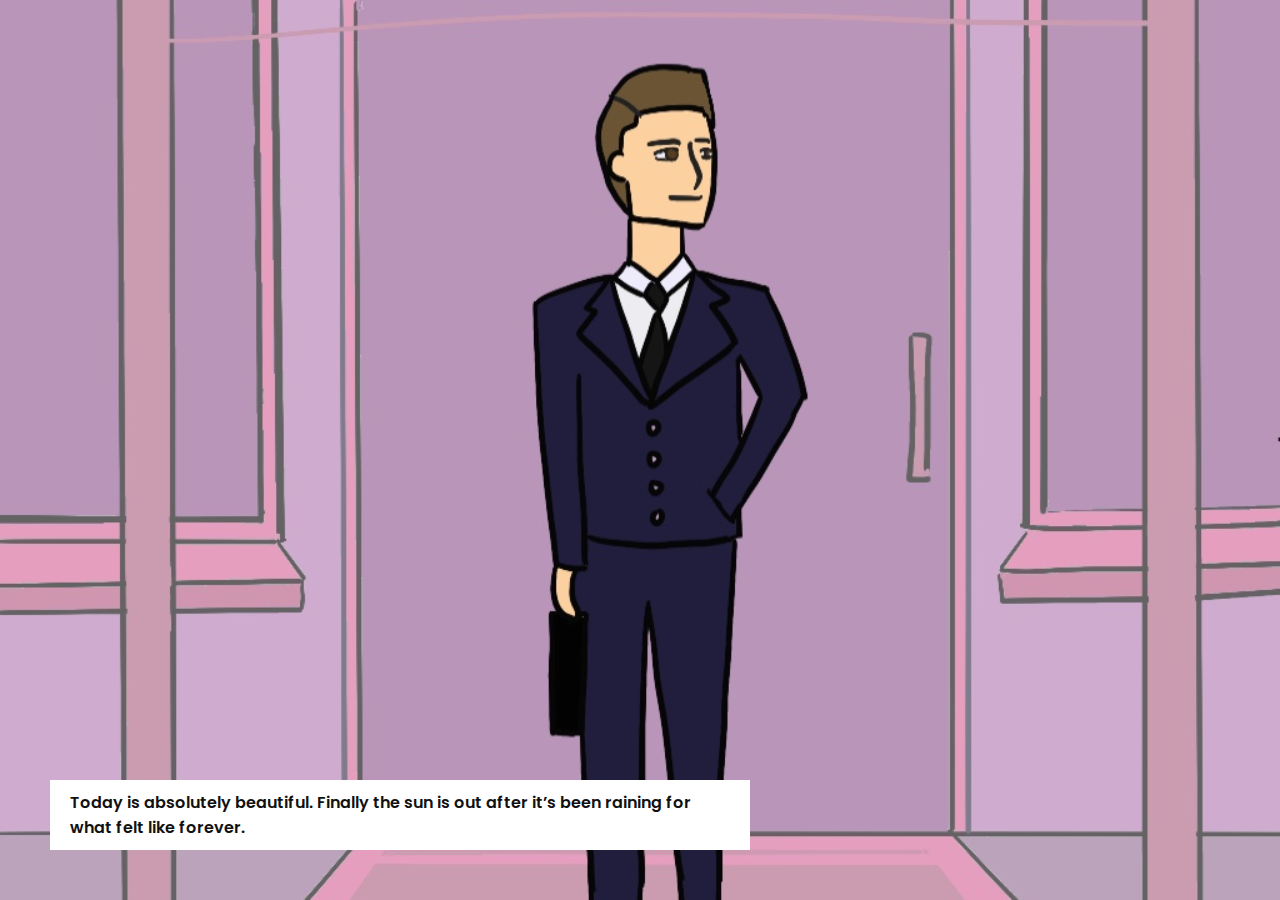
<file: Adrian.html>
<!DOCTYPE html>
<html lang="en">
<head>
    <meta charset="UTF-8">
    <title>A day in the life of Adrian</title>
    <link rel="stylesheet" href="adrian.css">
</head>
<body>
    <div class="container">
        <div class="section">
            <div class="content">
                <h2>Today is absolutely beautiful. Finally the sun is out after it’s been raining for what felt like forever. </h2>
            </div>
        </div>
        <div class="section">
            <div class="middle">
                <h2>I’m looking good, I’m looking fresh, it’s going to be a phenomenal day. I’m finally going to be finalizing the deal with the investors, which is going to triple our business capital. I can finally prove to my Dad that I also have savvy business skills.   </h2>

            </div>
        </div>
        <div class="section">
            <div class="content">
                <h2>I can see her sitting next to the window inside the coffee shop. She always knows how to dress to impress. She catches my eye every morning on my way to work. </h2>

            </div>
        </div>
        <div class="section">
            <div class="middle">
                <h2>No matter the type of morning I am having, she always brightens my day. I see her shuffling through her papers, completely zoned in her work. What could she be working on? I wonder if she is a lawyer, writer, or perhaps a consultant. I’ve been trying to build up the nerve to talk to her. </h2>
            </div>
        </div>
        <div class="section">
            <div class="leftCenter">
                <h2>Suddenly, I catch a glance from her and she smiles at me. I smile back and she goes back to her work. I’m not waiting another day for the right moment to talk to her. </h2>
            </div>
        </div>
        <div class="section">
            <div class="content">
                <h2>I walk into the coffee shop. Nonchalantly looking for an empty seat, hopefully near her. She’s sitting at a large table with a few extra seats. Luckily, most of the tables are occupied, so it won’t come across too weird if I ask to sit at her table.</h2>
            </div>
        </div>
        <div class="section">
            <div class="middle">
                <h2>I walk up and politely ask, “Is this seat taken?” She looks up, smiles and says, “No, it’s not. You’re welcome to sit here.” I smile back and take a seat. </h2>
            </div>
        </div>
        <div class="section">
            <div class="content">
                <h2>“Beautiful day, huh?”</h2>
            </div>
        </div>
        <div class="section">
            <div class="content">
                <h2>“Yeah it’s absolutely gorgeous today,” she beams. </h2>
            </div>
        </div>
        <div class="section">
            <div class="content">
                <h2>“Any plans for today?” I ask, trying to make conversation.
                </h2>
            </div>
        </div>
        <div class="section">
            <div class="middle">
                <h2>Her eyes dimmed. “It’s my father’s death anniversary today so I will be commemorating that today," she says with a small smile. </h2>
            </div>
        </div>
        <div class="section">
            <div class="content">
                <h2>She gets up and leaves.</h2>
            </div>
        </div>
        <div class="section">
            <div class="middle">
                <h2>Later that day, I turn on the television and see that there has been a major accident on fifth avenue.
                </h2>
            </div>
        </div>
        <div class="section">
            <div class="content">
                <h2>*Ring* *Ring*</h2>
            </div>
        </div>
        <div class="section">
            <div class="middle">
                <h2>I pick up the call and hear, “Hello?”
                    “Hi Is this Adrian Emerson? This is Officer Golding calling from the New York Police Department.”
                </h2>
                <p><a href="index.html" class="hero-btn">Homepage</a>
                </p>
            </div>
        </div>
    </div>

</body>
</html>
</file>
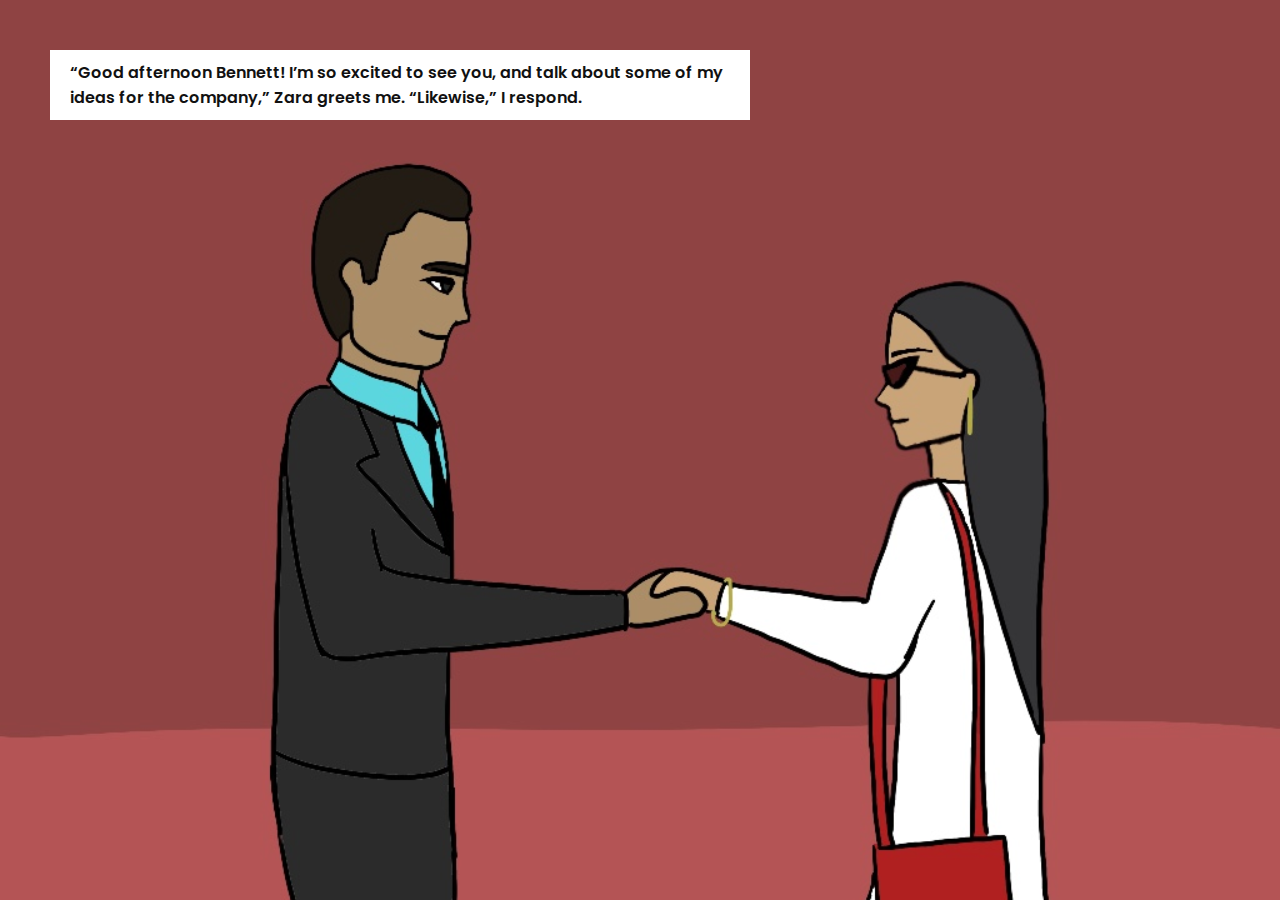
<file: Bennett.html>
<!DOCTYPE html>
<html lang="en">
<head>
    <meta charset="UTF-8">
    <title>A day in the life of Bennet</title>
    <link rel="stylesheet" href="bennett.css">
</head>
<body>
    <div class="container">
        <div class="section">
            <div class="middle">
                <h2>“Good afternoon Bennett! I’m so excited to see you, and talk about some of my ideas for the company,” Zara greets me.
                    “Likewise,” I respond.
                </h2>
            </div>
        </div>
        <div class="section">
            <div class="leftCenter">
                <h2>“I’m looking forward to hearing your marketing proposal.”</h2>
            </div>
        </div>
        <div class="section">
            <div class="content">
                <h2>“Hello! Please make yourself comfortable and help yourselves to water and mint,” says uber driver.
                </h2>
            </div>
        </div>
        <div class="section">
            <div class="leftCenter">
                <h2>“Thank you,” I responded.

                    *unwraps mint*
                </h2>
            </div>
        </div>
        <div class="section">
            <div class="middle">
                <h2>“So tell me Zara what are your ideas for rebranding our clothing line? After this awful long lawsuit we definitely need to make a major comeback.”
                </h2>
            </div>
        </div>
        <div class="section">
            <div class="middle">
                <h2>“Of course Bennett! I’ll do everything in my power to help you make a comeback. After all branding comes down to company identity and we must bring that to fruition. My first idea is to - ”</h2>
            </div>
        </div>
        <div class="section">
            <div class="middle">
                <h2>All of sudden everything seems to be spinning and I can’t concentrate on what Zara is saying. </h2>
            </div>
        </div>
        <div class="section">
            <div class="middle">
                <h2>“Hey! Would you mind stopping the car? I’m feeling dizzy. I need to take a breather.”
                    “Yeah let me just pull up in this alley and you can step out,” says the driver.</h2>
            </div>
        </div>
        <div class="section">
            <div class="middle">
                <h2>“Oh no! Are you feeling okay Bennett?” Zara asks concerned.
                    “Yeah I just need some fresh air right now,” I respond.
                </h2>
            </div>
        </div>
        <div class="section">
            <div class="leftCenter">
                <h2>He parks into the alleyway.</h2>
            </div>
        </div>
        <div class="section">
            <div class="middle">
                <h2>I get out coughing, trying to catch my breath. What’s happening? Why do I feel like this?</h2>
            </div>
        </div>
        <div class="section">
            <div class="leftCenter">
                <h2>I lean back onto the wall trying to pace myself. All of sudden I feel the car starting up before I even had the chance to move.</h2>
            </div>
        </div>
        <div class="section">
            <div class="leftCenter">
                <h2>It pushes me to the ground, and I hit my head on the pavement, and feel the car go over me. </h2>
            </div>
        </div>
        <div class="section">
            <div class="leftCenter">
                <h2>I scream, “HELP!”, I feel blood rushing out of my head. My body is in so much pain. I’m trying to scream help, but it feels like no one can hear me. </h2>
            </div>
        </div>
        <div class="section">
            <div class="middle">
                <h2>I’m slowly losing consciousness. Everything is starting to get blurry. I’m moving my mouth, but the words don’t seem to be coming out. Why did they run over me?</h2>
            </div>
        </div>
        <div class="section">
            <div class="middle">
                <h2>Why did they leave me here? What was the reason?

                    *Stares into sky*</h2>

                <p><a href="index.html" class="hero-btn">Homepage</a>
                </p>
            </div>
        </div>
    </div>
</body>
</html>
</file>
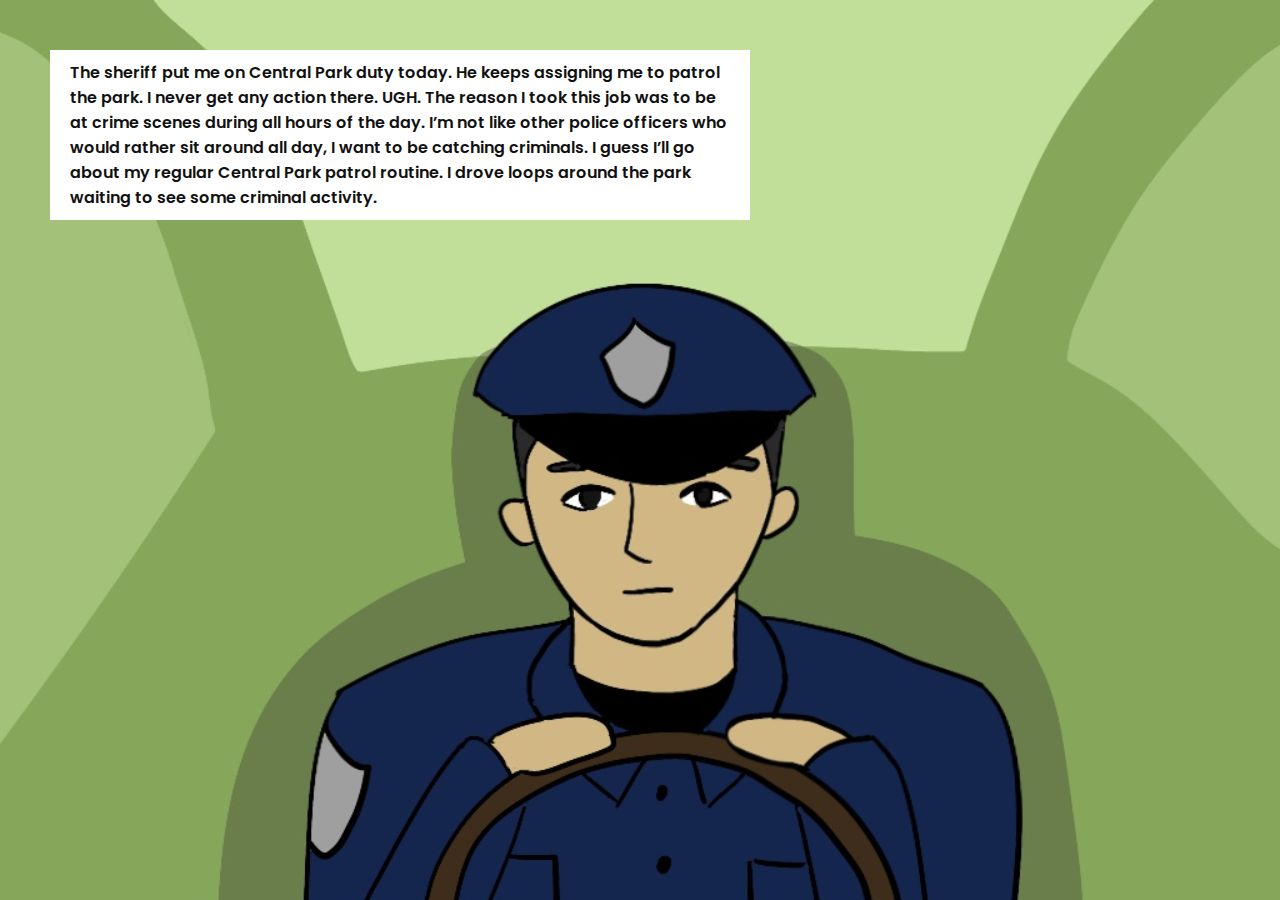
<file: Golding.html>
<!DOCTYPE html>
<html lang="en">
<head>
    <meta charset="UTF-8">
    <title>A day in the life of Golding</title>
    <link rel="stylesheet" href="golding.css">
</head>
<body>
    <div class="container">
        <div class="section">
            <div class="middle">
                <h2>The sheriff put me on Central Park duty today. He keeps assigning me to patrol the park. I never get any action there. UGH. The reason I took this job was to be at crime scenes during all hours of the day. I’m not like other police officers who would rather sit around all day, I want to be catching criminals. I guess I’ll go about my regular Central Park patrol routine. I drove loops around the park waiting to see some criminal activity.
                </h2>
            </div>
        </div>
        <div class="section">
            <div class="content">
                <h2>
                    *Drives for a few hours*
                </h2>
            </div>
        </div>
        <div class="section">
            <div class="leftCenter">
                <h2>Man, if people want to drive in this city, they should at least know HOW to drive. I swear, it's the tourists always holding up New York City traffic.

                </h2>
            </div>
        </div>
        <div class="section">
            <div class="middle">
                <h2>Uber drivers are doing everyone a service by keeping those tourists off the road. I look into the uber car ahead of me. The driver smiles and waves at me through the rearview mirror. I salute him.
                </h2>
            </div>
        </div>
        <div class="section">
            <div class="leftCenter">
                <h2>*Drives around uber car, passing them on the left*
                </h2>
            </div>
        </div>
        <div class="section">
            <div class="middle">
                <h2>The uber abruptly turned right on to E106 from fifth avenue, after I had passed them on the road. 200 meters after passing the uber, I see red tracks stain the road. Is that blood? How long has this blood been here? I look up and see a crowd of pedestrians crowd a body. I haven’t gotten any calls from the station regarding a body on fifth avenue.
                </h2>
            </div>
        </div>
        <div class="section">
            <div class="leftCenter">
                <h2>“Back up, people. Back up. I need to investigate the scene.”
                </h2>
            </div>
        </div>
        <div class="section">
            <div class="middle">
                <h2>The man’s face was pale. His cheeks were white. His fate looked close enough to an accident. Could it have been a hit and run? I check the man’s vitals. No heartbeat.

                </h2>
            </div>
        </div>
        <div class="section">
            <div class="middle">
                <h2>It appears that the man’s wallet fell out of his hands during the impact of his fall. I open his wallet. All I find is a New York ID and a bent business card. His ID reads:
                    BENNETT EMERSON

                </h2>
            </div>
        </div>
        <div class="section">
            <div class="middle">
                <h2>The business card reads, EMERGENCY CONTACT on the back. It shows a picture of someone who most likely looks related to him.
                </h2>
            </div>
        </div>
        <div class="section">
            <div class="middle">
                <h2>
                    “I need backup. Copy that.”

                    Within minutes, two cars of police officers and an ambulance from the station meet me on Fifth avenue. I decided to give the emergency contact a call.

                </h2>
            </div>
        </div>
        <div class="section">
            <div class="middle">
                <h2>
                    “Hi is this Adrian Emerson? This is Officer Golding calling from the New York Police Department. I’m calling about a Mr.Bennett Emerson.”

                </h2>
                <p><a href="index.html" class="hero-btn">Homepage</a>
                </p>
            </div>
        </div>
    </div>
</body>
</html>
</file>
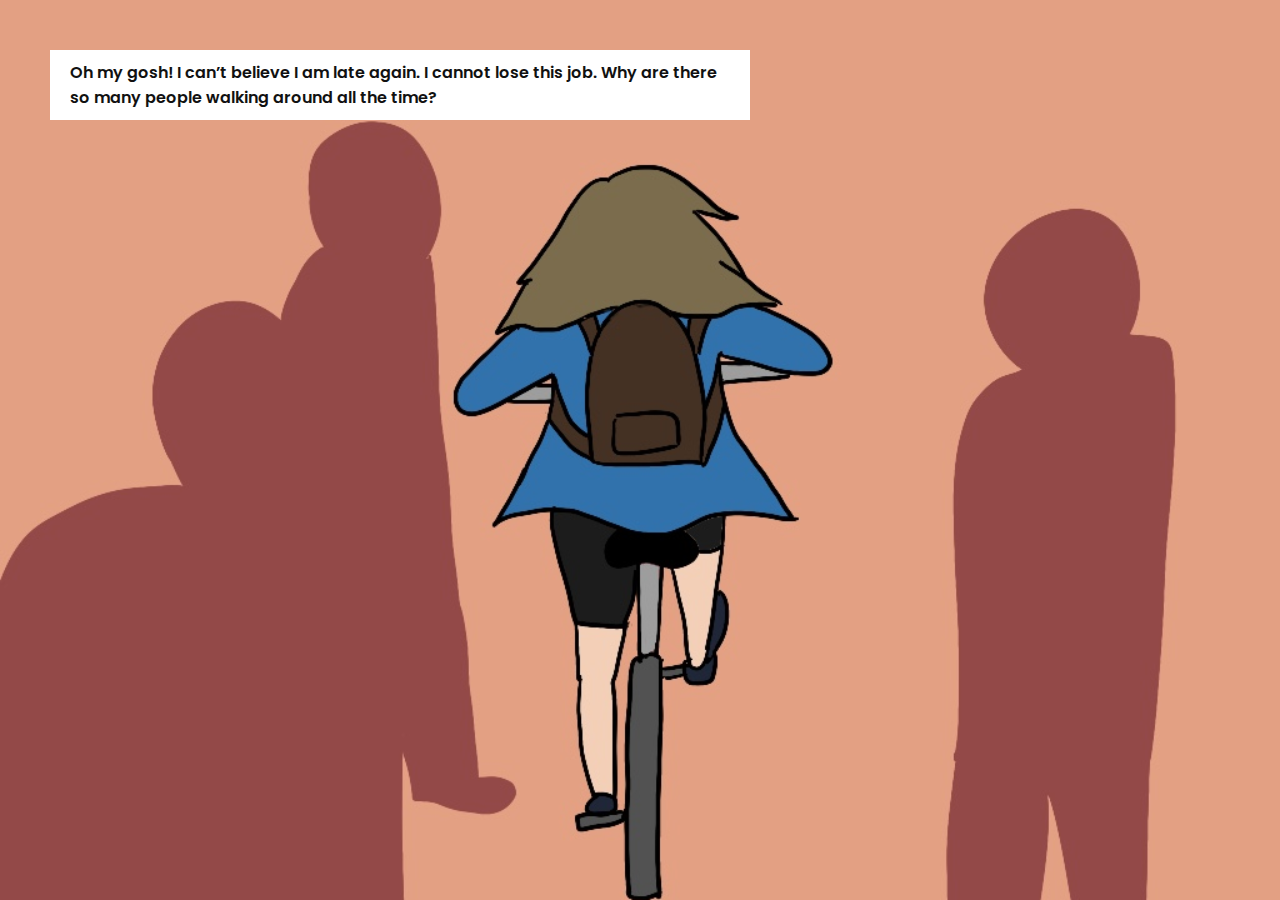
<file: Sage.html>
<!DOCTYPE html>
<html lang="en">
<head>
    <meta charset="UTF-8">
    <title>A day in the life of Sage</title>
    <link rel="stylesheet" href="sage.css">
</head>
<body>
    <div class="container">
        <div class="section">
            <div class="middle">
                <h2>Oh my gosh! I can’t believe I am late again. I cannot lose this job. Why are there so many people walking around all the time?</h2>
            </div>
        </div>
        <div class="section">
            <div class="content">
                <h2>*zoom* *zoom* </h2>
            </div>
        </div>
        <div class="section">
            <div class="leftCenter">
                <h2>*crashes into Zara*</h2>
            </div>
        </div>
        <div class="section">
            <div class="leftCenter">
                <h2>OW! This woman came out of nowhere.  I pick myself back up. As I’m about to help her up, she recollects herself and brushes her outfit out. I noticed that she was wearing an ivory jumpsuit with gold buttons. She had sleek, straight brown hair. She had bright red lipstick on and black sunglasses. She looked expensive.
                </h2>
            </div>
        </div>
        <div class="section">
            <div class="middle">
                <h2>Immediately, I feel intimidated by her. She looks like a no-nonsense woman. I hope she doesn’t try to sue me or something for this. “I’m so sorry! I didn’t mean to crash into you!” </h2>
            </div>
        </div>
        <div class="section">
            <div class="middle">
                <h2>The woman gives me a blank look and doesn’t say anything. </h2>
            </div>
        </div>
        <div class="section">
            <div class="leftCenter">
                <h2> I bend down to put back the stuff that fell out of my bag, and notice that there's a document that she left behind. </h2>
            </div>
        </div>
        <div class="section">
            <div class="middle">
                <h2>When I pick it up and look back up I see that she is already gone. Whoa, she’s fast.
                </h2>
            </div>
        </div>
        <div class="section">
            <div class="leftCenter">
                <h2>I scream, “HEY! You left some papers behind!”, but she doesn’t turn around.
                    I see her greet a man and get in an uber with him.</h2>
            </div>
        </div>
        <div class="section">
            <div class="middle">
                <h2>It’s too late to get her attention now. I put the document in my bag and recollect the rest of my stuff.</h2>
            </div>
        </div>
        <div class="section">
            <div class="leftCenter">
                <h2>I get back on my bike and park at the bike rack outside the shop. </h2>
            </div>
        </div>
        <div class="section">
            <div class="content">
                <h2>I hope my boss doesn’t call me out for being late again. I walk into the shop and see my boss at the cashier give me a look of annoyance. I mouth “I’m sorry” to him.</h2>
            </div>
        </div>
        <div class="section">
            <div class="leftCenter">
                <h2>I quickly get changed into my apron and start making coffee for customers.</h2>
            </div>
        </div>
        <div class="section">
            <div class="leftCenter">
                <h2>Finally it's my break. I go back to the locker room and reach for my bag to take my phone out. As I’m taking my phone out, the document that I grabbed earlier at the crosswalk fell out. </h2>
            </div>
        </div>
        <div class="section">
            <div class="middle">
                <h2>I pick it back up and as I’m about to put it back into my bag I notice a picture on there. It looked like the man that was waiting for her next to the uber. My curiosity peaked and I further unfolded the document to read. </h2>
            </div>
        </div>
        <div class="section">
            <div class="topRight">
                <p><a href="index.html" class="hero-btn">Homepage</a>
                </p>
            </div>
        </div>
    </div>
</body>
</html>
</file>
<file: adrian.css>
@import url('https://fonts.googleapis.com/css?family=Poppins:300,400,500,600,700,800&display=swap');
*
{
    margin: 0;
    padding: 0;
    font-family: 'Poppins', sans-serif;
}
/*
img
{
    width: 40%;
    height: auto;
}

Features Grid
.features-grid-container
{
    width: 90%;
    margin-left: auto;
    margin-right: auto;
    padding-bottom: 6rem;
}

Reverse position of image and text in second row
.features-grid-row#second-row{
    flex-direction: row-reverse;
}
#first-row .features-grid-row-text{
    text-align: left;
    float
}
#second-row .features-grid-row-text{
    text-align: right;
}

@media screen and (max-width: 768px){
    .features-grid-row .w-50{
        width: 80%;
        margin-left: auto;
        margin-right: auto;
    }
    .features-grid-row.d-flex-r{
        flex-direction: column;
    }
    .features-grid-row#second-row{
        flex-direction: column;
    }

    #first-row .features-grid-row-text,
    #second-row .features-grid-row-text{
        text-align: center;
    }
}*/


.container
{
    position: relative;
    width: 100%;
    height: 100vh;
    overflow: auto;
    scroll-snap-type: y mandatory;
}
.container .section
{
    position: relative;
    width: 100%;
    height: 100%;
    scroll-snap-align: start;
    background-blend-mode: multiply;
}
.container .section:nth-child(1)
{
    background: url(Adrian/1.jpg);
    background-size: cover;
    background-attachment: fixed;
}
.container .section:nth-child(2)
{
    background: url(Adrian/2.jpg);
    background-size: cover;
    background-attachment: fixed;
}
.container .section:nth-child(3)
{
    background: url(Adrian/3.jpg);
    background-size: cover;
    background-attachment: fixed;
}
.container .section:nth-child(4)
{
    background: url(Adrian/4.jpg);
    background-size: cover;
    background-attachment: fixed;
}
.container .section:nth-child(5)
{
    background: url(Adrian/5.jpg);
    background-size: cover;
    background-attachment: fixed;
}
.container .section:nth-child(6)
{
    background: url(Adrian/6.jpg);
    background-size: cover;
    background-attachment: fixed;
}
.container .section:nth-child(7)
{
    background: url(Adrian/7.jpg);
    background-size: cover;
    background-attachment: fixed;
}
.container .section:nth-child(8)
{
    background: url(Adrian/8.jpg);
    background-size: cover;
    background-attachment: fixed;
}
.container .section:nth-child(9)
{
    background: url(Adrian/9.jpg);
    background-size: cover;
    background-attachment: fixed;
}
.container .section:nth-child(10)
{
    background: url(Adrian/10.jpg);
    background-size: cover;
    background-attachment: fixed;
}
.container .section:nth-child(11)
{
    background: url(Adrian/11.jpg);
    background-size: cover;
    background-attachment: fixed;
}
.container .section:nth-child(12)
{
    background: url(Adrian/12.jpg);
    background-size: cover;
    background-attachment: fixed;
}
.container .section:nth-child(13)
{
    background: url(Adrian/13.jpg);
    background-size: cover;
    background-attachment: fixed;
}
.container .section:nth-child(14)
{
    background: url(Adrian/14.jpg);
    background-size: cover;
    background-attachment: fixed;
}
.container .section:nth-child(15)
{
    background: url(Adrian/15.jpg);
    background-size: cover;
    background-attachment: fixed;
}
.container .section .content
{
    position: absolute;
    bottom: 50px;
    left: 50px;
    max-width: 700px;
}
.container .section .content h2
{
    background: #fff;
    color: #111;
    font-weight: 600;
    display: inline-block;
    padding: 10px 20px;
    font-size: 1em;
}
.container .section .content p
{
    background: #fff;
    color: #111;
    font-weight: 300;
    padding: 10px 20px;
    margin-top: 10px;
}
.container .section .middle
{
    position: absolute;
    top: 50px;
    left: 50px;
    max-width: 700px;
}

.container .section .leftCenter
{
    position: absolute;
    top: 200px;
    left: 50px;
    max-width: 700px;
}
.container .section .leftCenter h2
{
    background: #fff;
    color: #111;
    font-weight: 600;
    display: inline-block;
    padding: 10px 20px;
    font-size: 1em;
}
.container .section .middle h2
{
    background: #fff;
    color: #111;
    font-weight: 600;
    display: inline-block;
    padding: 10px 20px;
    font-size: 1em;
}
.hero-btn {
    display: inline-block;
    text-decoration: none;
    color: #fff;
    border: 1px solid #fff;
    padding: 12px 34px;
    font-size: 10px;
    background: transparent;
    cursor: pointer;
    transition: 1s;
}

.hero-btn:hover{
    border: 1px solid #f44336;
    background: #f44336;
}
</file>
<file: bennett.css>
@import url('https://fonts.googleapis.com/css?family=Poppins:300,400,500,600,700,800&display=swap');
*
{
    margin: 0;
    padding: 0;
    font-family: 'Poppins', sans-serif;
}
.container
{
    position: relative;
    width: 100%;
    height: 100vh;
    overflow: auto;
    scroll-snap-type: y mandatory;
}
.container .section
{
    position: relative;
    width: 100%;
    height: 100%;
    scroll-snap-align: start;
    background-blend-mode: multiply;
}
.container .section:nth-child(1)
{
    background: url(Bennett/1.jpg);
    background-size: cover;
    background-attachment: fixed;
}
.container .section:nth-child(2)
{
    background: url(Bennett/2.jpg);
    background-size: cover;
    background-attachment: fixed;
}
.container .section:nth-child(3)
{
    background: url(Bennett/3.jpg);
    background-size: cover;
    background-attachment: fixed;
}
.container .section:nth-child(4)
{
    background: url(Bennett/5.jpg);
    background-size: cover;
    background-attachment: fixed;
}
.container .section:nth-child(5)
{
    background: url(Bennett/6.jpg);
    background-size: cover;
    background-attachment: fixed;
}
.container .section:nth-child(6)
{
    background: url(Bennett/7.jpg);
    background-size: cover;
    background-attachment: fixed;
}
.container .section:nth-child(7)
{
    background: url(Bennett/8.jpg);
    background-size: cover;
    background-attachment: fixed;
}
.container .section:nth-child(8)
{
    background: url(Bennett/9.jpg);
    background-size: cover;
    background-attachment: fixed;
}
.container .section:nth-child(9)
{
    background: url(Bennett/10.jpg);
    background-size: cover;
    background-attachment: fixed;
}
.container .section:nth-child(10)
{
    background: url(Bennett/11.jpg);
    background-size: cover;
    background-attachment: fixed;
}
.container .section:nth-child(11)
{
    background: url(Bennett/12.jpg);
    background-size: cover;
    background-attachment: fixed;
}
.container .section:nth-child(12)
{
    background: url(Bennett/13.jpg);
    background-size: cover;
    background-attachment: fixed;
}
.container .section:nth-child(13)
{
    background: url(Bennett/15.jpg);
    background-size: cover;
    background-attachment: fixed;
}
.container .section:nth-child(14)
{
    background: url(Bennett/16.jpg);
    background-size: cover;
    background-attachment: fixed;
}
.container .section:nth-child(15)
{
    background: url(Bennett/17.jpg);
    background-size: cover;
    background-attachment: fixed;
}
.container .section:nth-child(16)
{
    background: url(Bennett/14.jpg);
    background-size: cover;
    background-attachment: fixed;
}
.container .section .content
{
    position: absolute;
    bottom: 50px;
    left: 50px;
    max-width: 700px;
}
.container .section .content h2
{
    background: #fff;
    color: #111;
    font-weight: 600;
    display: inline-block;
    padding: 10px 20px;
    font-size: 1em;
}
.container .section .content p
{
    background: #fff;
    color: #111;
    font-weight: 300;
    padding: 10px 20px;
    margin-top: 10px;
}
.hero-btn {
    display: inline-block;
    text-decoration: none;
    color: #fff;
    border: 1px solid #fff;
    padding: 12px 34px;
    font-size: 10px;
    background: transparent;
    cursor: pointer;
    transition: 1s;
}

.hero-btn:hover{
    border: 1px solid #f44336;
    background: #f44336;
}
.container .section .middle
{
    position: absolute;
    top: 50px;
    left: 50px;
    max-width: 700px;
}

.container .section .leftCenter
{
    position: absolute;
    top: 200px;
    left: 50px;
    max-width: 700px;
}
.container .section .leftCenter h2
{
    background: #fff;
    color: #111;
    font-weight: 600;
    display: inline-block;
    padding: 10px 20px;
    font-size: 1em;
}
.container .section .middle h2 {
    background: #fff;
    color: #111;
    font-weight: 600;
    display: inline-block;
    padding: 10px 20px;
    font-size: 1em;
}
</file>
<file: golding.css>
@import url('https://fonts.googleapis.com/css?family=Poppins:300,400,500,600,700,800&display=swap');
*
{
    margin: 0;
    padding: 0;
    font-family: 'Poppins', sans-serif;
}
.container
{
    position: relative;
    width: 100%;
    height: 100vh;
    overflow: auto;
    scroll-snap-type: y mandatory;
}
.container .section
{
    position: relative;
    width: 100%;
    height: 100%;
    scroll-snap-align: start;
    background-blend-mode: multiply;
}
.container .section:nth-child(1)
{
    background: url(Golding/1.jpg);
    background-size: cover;
    background-attachment: fixed;
}
.container .section:nth-child(2)
{
    background: url(Golding/2.jpg);
    background-size: cover;
    background-attachment: fixed;
}
.container .section:nth-child(3)
{
    background: url(Golding/3.jpg);
    background-size: cover;
    background-attachment: fixed;
}
.container .section:nth-child(4)
{
    background: url(Golding/4.jpg);
    background-size: cover;
    background-attachment: fixed;
}
.container .section:nth-child(5)
{
    background: url(Golding/5.jpg);
    background-size: cover;
    background-attachment: fixed;
}
.container .section:nth-child(6)
{
    background: url(Golding/6.jpg);
    background-size: cover;
    background-attachment: fixed;
}
.container .section:nth-child(7)
{
    background: url(Golding/7.jpg);
    background-size: cover;
    background-attachment: fixed;
}
.container .section:nth-child(8)
{
    background: url(Golding/8.jpg);
    background-size: cover;
    background-attachment: fixed;
}
.container .section:nth-child(9)
{
    background: url(Golding/9.jpg);
    background-size: cover;
    background-attachment: fixed;
}
.container .section:nth-child(10)
{
    background: url(Golding/10.jpg);
    background-size: cover;
    background-attachment: fixed;
}
.container .section:nth-child(11)
{
    background: url(Golding/11.jpg);
    background-size: cover;
    background-attachment: fixed;
}
.container .section:nth-child(12)
{
    background: url(Golding/12.jpg);
    background-size: cover;
    background-attachment: fixed;
}
.container .section .content
{
    position: absolute;
    bottom: 50px;
    left: 50px;
    max-width: 700px;
}
.container .section .middle
{
    position: absolute;
    top: 50px;
    left: 50px;
    max-width: 700px;
}

.container .section .leftCenter
{
    position: absolute;
    top: 200px;
    left: 50px;
    max-width: 700px;
}

.container .section .content h2
{
    background: #fff;
    color: #111;
    font-weight: 600;
    display: inline-block;
    padding: 10px 20px;
    font-size: 1em;
}
.container .section .middle h2
{
    background: #fff;
    color: #111;
    font-weight: 600;
    display: inline-block;
    padding: 10px 20px;
    font-size: 1em;
}
.container .section .leftCenter h2
{
    background: #fff;
    color: #111;
    font-weight: 600;
    display: inline-block;
    padding: 10px 20px;
    font-size: 1em;
}

.container .section .content p
{
    background: #fff;
    color: #111;
    font-weight: 300;
    padding: 10px 20px;
    margin-top: 10px;
}
.hero-btn {
    display: inline-block;
    text-decoration: none;
    color: #fff;
    border: 1px solid #fff;
    padding: 12px 34px;
    font-size: 10px;
    background: transparent;
    cursor: pointer;
    transition: 1s;
}

.hero-btn:hover{
    border: 1px solid #f44336;
    background: #f44336;
}
</file>
<file: sage.css>
@import url('https://fonts.googleapis.com/css?family=Poppins:300,400,500,600,700,800&display=swap');
*
{
    margin: 0;
    padding: 0;
    font-family: 'Poppins', sans-serif;
    background-color: #e3a083;
}
.container
{
    position: relative;
    width: 100%;
    height: 100vh;
    overflow: auto;
    scroll-snap-type: y mandatory;
}
.container .section
{
    position: relative;
    width: 100%;
    height: 100%;
    scroll-snap-align: start;
    background-blend-mode: multiply;
}
.container .section:nth-child(1)
{
    background: url(Sage/1.jpg);
    background-size: cover;
    background-attachment: fixed;
}
.container .section:nth-child(2)
{
    background: url(Sage/2.jpg);
    background-size: cover;
    background-attachment: fixed;
}
.container .section:nth-child(3)
{
    background: url(Sage/3.jpg);
    background-size: cover;
    background-attachment: fixed;
}
.container .section:nth-child(4)
{
    background: url(Sage/4.jpg);
    background-size: cover;
    background-attachment: fixed;
}
.container .section:nth-child(5)
{
    background: url(Sage/5.jpg);
    background-size: cover;
    background-attachment: fixed;
}
.container .section:nth-child(6)
{
    background: url(Sage/6.jpg);
    background-size: cover;
    background-attachment: fixed;
}
.container .section:nth-child(7)
{
    background: url(Sage/7.jpg);
    background-size: cover;
    background-attachment: fixed;
}
.container .section:nth-child(8)
{
    background: url(Sage/8.jpg);
    background-size: cover;
    background-attachment: fixed;
}
.container .section:nth-child(9)
{
    background: url(Sage/9.jpg);
    background-size: cover;
    background-attachment: fixed;
}
.container .section:nth-child(10)
{
    background: url(Sage/10.jpg);
    background-size: cover;
    background-attachment: fixed;
}
.container .section:nth-child(11)
{
    background: url(Sage/11.jpg);
    background-size: cover;
    background-attachment: fixed;
}
.container .section:nth-child(12)
{
    background: url(Sage/12.jpg);
    background-size: cover;
    background-attachment: fixed;
}
.container .section:nth-child(13)
{
    background: url(Sage/13.jpg);
    background-size: cover;
    background-attachment: fixed;
}
.container .section:nth-child(14)
{
    background: url(Sage/14.jpg);
    background-size: cover;
    background-attachment: fixed;
}
.container .section:nth-child(15)
{
    background: url(Sage/15.jpg);
    background-size: cover;
    background-attachment: fixed;
}
.container .section:nth-child(16)
{
    background: url(Sage/16.jpg);
    background-repeat: no-repeat;
    background-size: contain;
    display: block;
    margin-left: auto;
    margin-right: auto;
    width: 68%;
}
.container .section .content
{
    position: absolute;
    bottom: 50px;
    left: 50px;
    max-width: 700px;
}

.container .section .content h2
{
    background: #fff;
    color: #111;
    font-weight: 600;
    display: inline-block;
    padding: 10px 20px;
    font-size: 1em;
}
.container .section .content p
{
    background: #fff;
    color: #111;
    font-weight: 300;
    padding: 10px 20px;
    margin-top: 10px;
}
.container .section .middle
{
    position: absolute;
    top: 50px;
    left: 50px;
    max-width: 700px;
}

.container .section .leftCenter
{
    position: absolute;
    top: 200px;
    left: 50px;
    max-width: 700px;
}
.container .section .topRight
{
    position: absolute;
    top: 20px;
    right: -15%;
    max-width: 700px;
}
.container .section .leftCenter h2
{
    background: #fff;
    color: #111;
    font-weight: 600;
    display: inline-block;
    padding: 10px 20px;
    font-size: 1em;
}
.container .section .middle h2
{
    background: #fff;
    color: #111;
    font-weight: 600;
    display: inline-block;
    padding: 10px 20px;
    font-size: 1em;
}
.hero-btn {
    display: inline-block;
    text-decoration: none;
    color: #fff;
    border: 1px solid #fff;
    padding: 12px 34px;
    font-size: 10px;
    background: transparent;
    cursor: pointer;
    transition: 1s;
}

.hero-btn:hover{
    border: 1px solid #f44336;
    background: #f44336;
}
</file>
